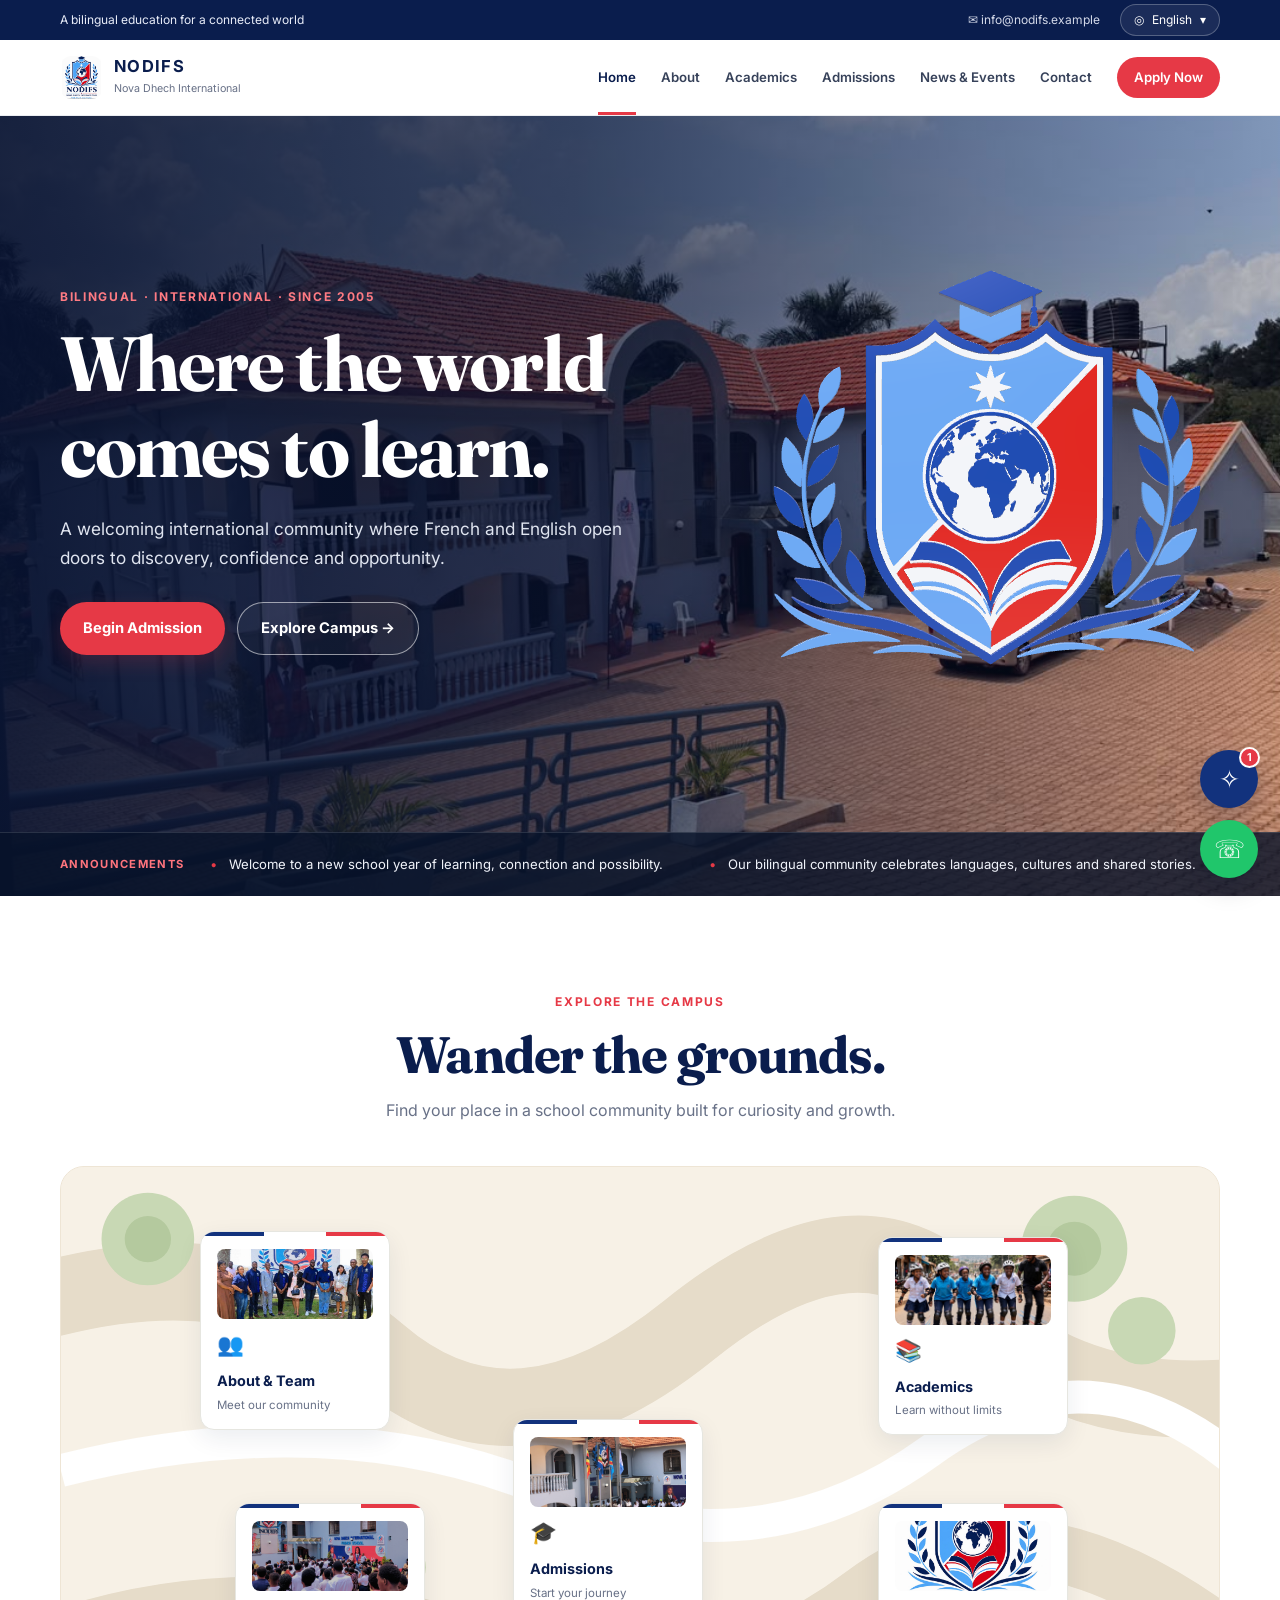
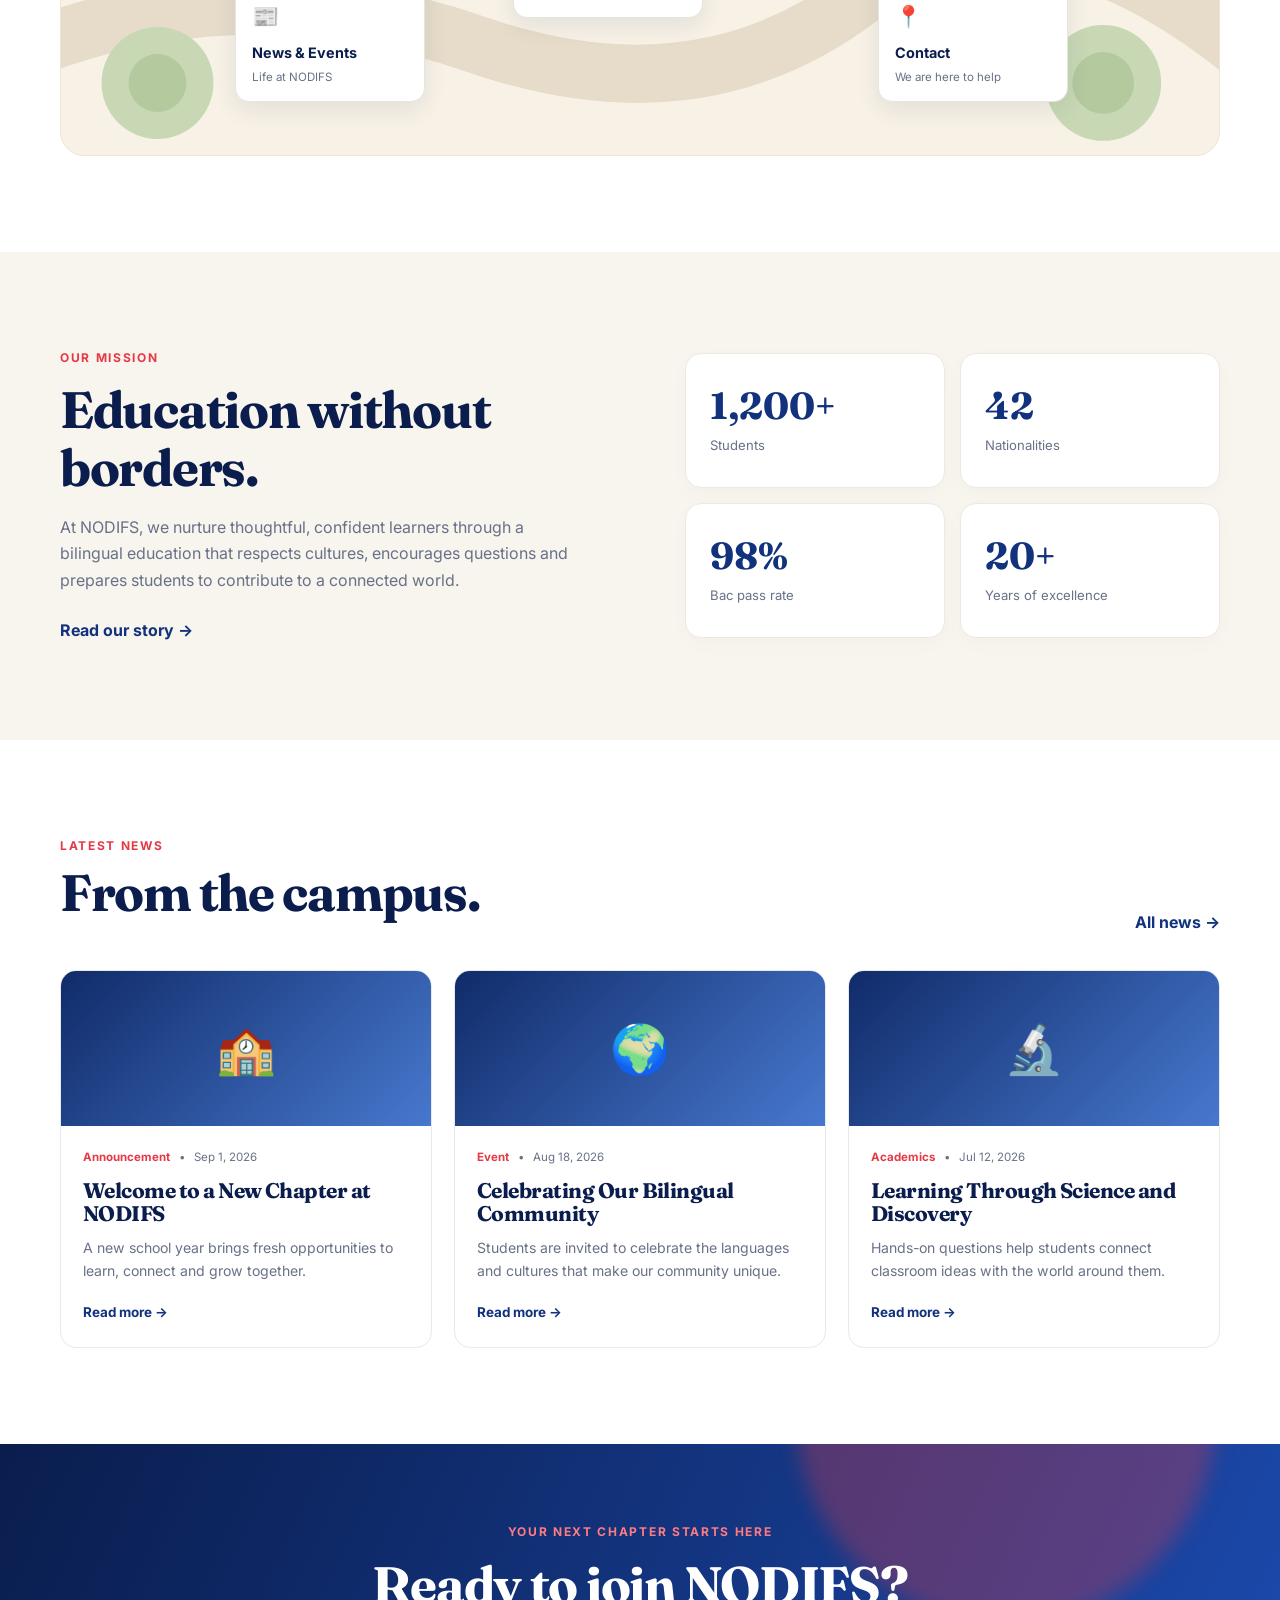
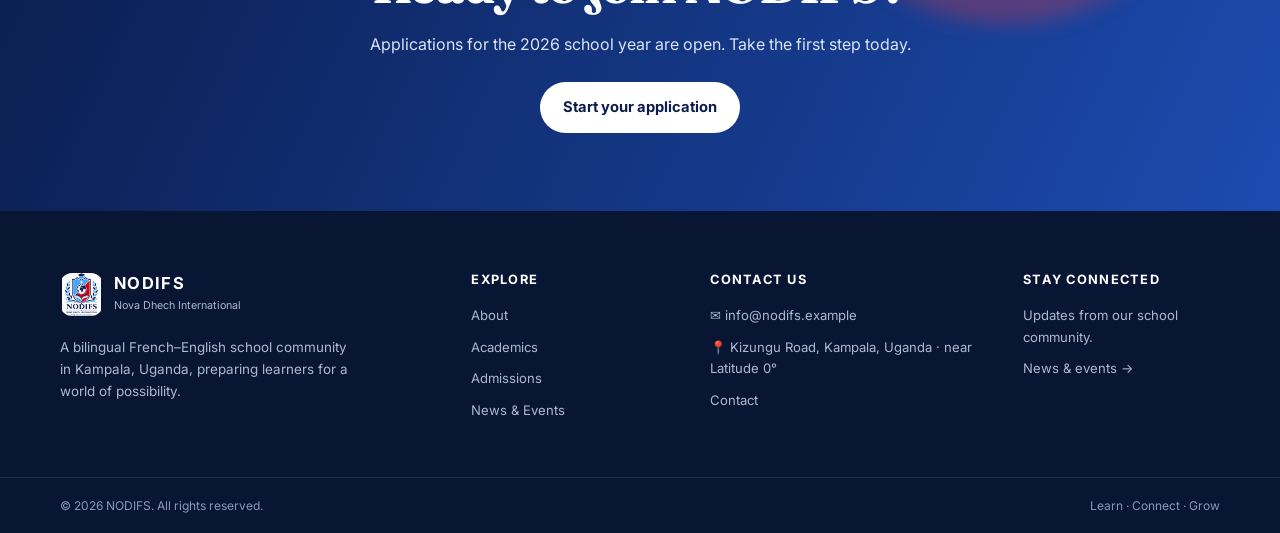
<file: index.html>
<!doctype html>
<html lang="en">
<head>
<meta charset="utf-8"><meta name="viewport" content="width=device-width,initial-scale=1">
<meta name="description" content="Nova Dhech International French School — bilingual French-English learning in Kampala, Uganda.">
<title data-i18n="home.pageTitle">NODIFS — Where the world comes to learn</title>
<link rel="preconnect" href="https://fonts.googleapis.com"><link rel="preconnect" href="https://fonts.gstatic.com" crossorigin>
<link href="https://fonts.googleapis.com/css2?family=Fraunces:opsz,wght@9..144,500;9..144,600;9..144,700&family=Inter:wght@400;500;600;700&display=swap" rel="stylesheet">
<link rel="stylesheet" href="css/style.css"><link rel="stylesheet" href="css/pages.css"><link rel="stylesheet" href="css/chat.css"><link rel="stylesheet" href="css/logo3d.css">
<script defer src="js/i18n.js"></script><script defer src="js/main.js"></script><script defer src="js/news.js"></script><script defer src="js/whatsapp.js"></script><script defer src="js/chat.js"></script><script type="module" src="js/logo3d.js"></script>
</head>
<body>
<div id="site-topbar"></div><div id="site-header"></div>
<main>
<section class="hero">
<img class="hero-art" src="images/School.JPG" alt="">
<div class="hero-crest" data-logo3d data-theme="dark" data-label="NODIFS crest"></div>
<div class="hero-content container"><p class="eyebrow" data-i18n="hero.eyebrow">Bilingual · International · Since 2005</p><h1 data-i18n="hero.title">Where the world comes to learn.</h1><p class="hero-copy" data-i18n="hero.copy">A welcoming international community where French and English open doors to discovery, confidence and opportunity.</p><div class="hero-actions"><a class="btn btn-red" href="admissions.html" data-i18n="hero.apply">Begin Admission</a><a class="btn btn-ghost" href="#campus" data-i18n="hero.explore">Explore Campus →</a></div></div>
<div class="ticker"><strong data-i18n="hero.announcements">Announcements</strong><div class="ticker-window"><div class="ticker-track" id="news-ticker"><span data-i18n="home.tickerLoading">Loading school announcements…</span></div></div></div>
</section>
<section class="section campus-section" id="campus"><div class="container"><div class="section-heading centered reveal"><p class="eyebrow" data-i18n="campus.eyebrow">Explore the Campus</p><h2 data-i18n="campus.title">Wander the grounds.</h2><p data-i18n="campus.copy">Find your place in a school community built for curiosity and growth.</p></div>
<div class="campus-map reveal"><svg class="map-art" viewBox="0 0 1200 620" preserveAspectRatio="xMidYMid slice" aria-hidden="true"><rect width="1200" height="620" fill="#f7f1e6"/><path d="M-40 150 Q190 80 330 200 T650 175 T940 150 T1250 240" stroke="#e6dcc9" stroke-width="80" fill="none"/><path d="M-20 500 Q200 420 430 500 T830 450 T1240 520" stroke="#e6dcc9" stroke-width="60" fill="none"/><path d="M0 320 Q280 250 500 340 T900 300 T1250 340" stroke="#fff" stroke-width="34" fill="none"/><g fill="#c8d8b4"><circle cx="90" cy="80" r="48"/><circle cx="190" cy="130" r="32"/><circle cx="1050" cy="90" r="55"/><circle cx="1120" cy="175" r="35"/><circle cx="100" cy="540" r="58"/><circle cx="1080" cy="540" r="60"/><circle cx="940" cy="420" r="35"/><circle cx="350" cy="420" r="28"/></g><g fill="#b4c99e"><circle cx="90" cy="80" r="24"/><circle cx="1050" cy="90" r="28"/><circle cx="100" cy="540" r="30"/><circle cx="1080" cy="540" r="32"/></g></svg>
<a class="building building-about" href="about.html">
  <img class="building-img" src="images/home-hero.jpg" alt="">
  <span>👥</span><b data-i18n="campus.about">About & Faculty</b><small data-i18n="campus.aboutSub">Meet our community</small></a>
<a class="building building-academics" href="academics.html">
  <img class="building-img" src="images/campus-academics.jpg" alt="">
  <span>📚</span><b data-i18n="campus.academics">Academics</b><small data-i18n="campus.academicsSub">Learn without limits</small></a>
<a class="building building-admissions" href="admissions.html">
  <img class="building-img" src="images/campus-admissions.jpg" alt="">
  <span>🎓</span><b data-i18n="campus.admissions">Admissions</b><small data-i18n="campus.admissionsSub">Start your journey</small></a>
<a class="building building-news" href="news.html">
  <img class="building-img" src="images/campus-news.jpg" alt="">
  <span>📰</span><b data-i18n="campus.news">News & Events</b><small data-i18n="campus.newsSub">Life at NODIFS</small></a>
<a class="building building-contact" href="contact.html">
  <img class="building-img" src="images/campus-contact.jpg" alt="">
  <span>📍</span><b data-i18n="campus.contact">Contact</b><small data-i18n="campus.contactSub">We are here to help</small></a>
</div></div></section>
<section class="section mission-section"><div class="container mission-grid"><div class="mission-copy reveal"><p class="eyebrow" data-i18n="mission.eyebrow">Our Mission</p><h2 data-i18n="mission.title">Education without borders.</h2><p data-i18n="mission.copy">At NODIFS, we nurture thoughtful, confident learners through a bilingual education that respects cultures, encourages questions and prepares students to contribute to a connected world.</p><a class="text-link" href="about.html" data-i18n="mission.link">Read our story →</a></div><div class="stats-grid"><div class="stat-card reveal"><strong>1,200+</strong><span data-i18n="stat.students">Students</span></div><div class="stat-card reveal"><strong>42</strong><span data-i18n="stat.nationalities">Nationalities</span></div><div class="stat-card reveal"><strong>98%</strong><span data-i18n="stat.pass">Bac pass rate</span></div><div class="stat-card reveal"><strong>20+</strong><span data-i18n="stat.years">Years of excellence</span></div></div></div></section>
<section class="section news-preview"><div class="container"><div class="section-title-row"><div><p class="eyebrow" data-i18n="news.eyebrow">Latest News</p><h2 data-i18n="news.title">From the campus.</h2></div><a class="text-link" href="news.html" data-i18n="news.all">All news →</a></div><div class="news-grid" id="home-news"><p class="quiet-note" data-i18n="home.newsLoading">Loading latest news…</p></div></div></section>
<section class="cta-band"><div class="container cta-inner"><p class="eyebrow" data-i18n="cta.eyebrow">Your next chapter starts here</p><h2 data-i18n="cta.title">Ready to join NODIFS?</h2><p data-i18n="cta.copy">Applications for the 2026 school year are open. Take the first step today.</p><a class="btn btn-white" href="admissions.html" data-i18n="cta.button">Start your application</a></div></section>
</main><div id="site-footer"></div>
</body></html>
</file>
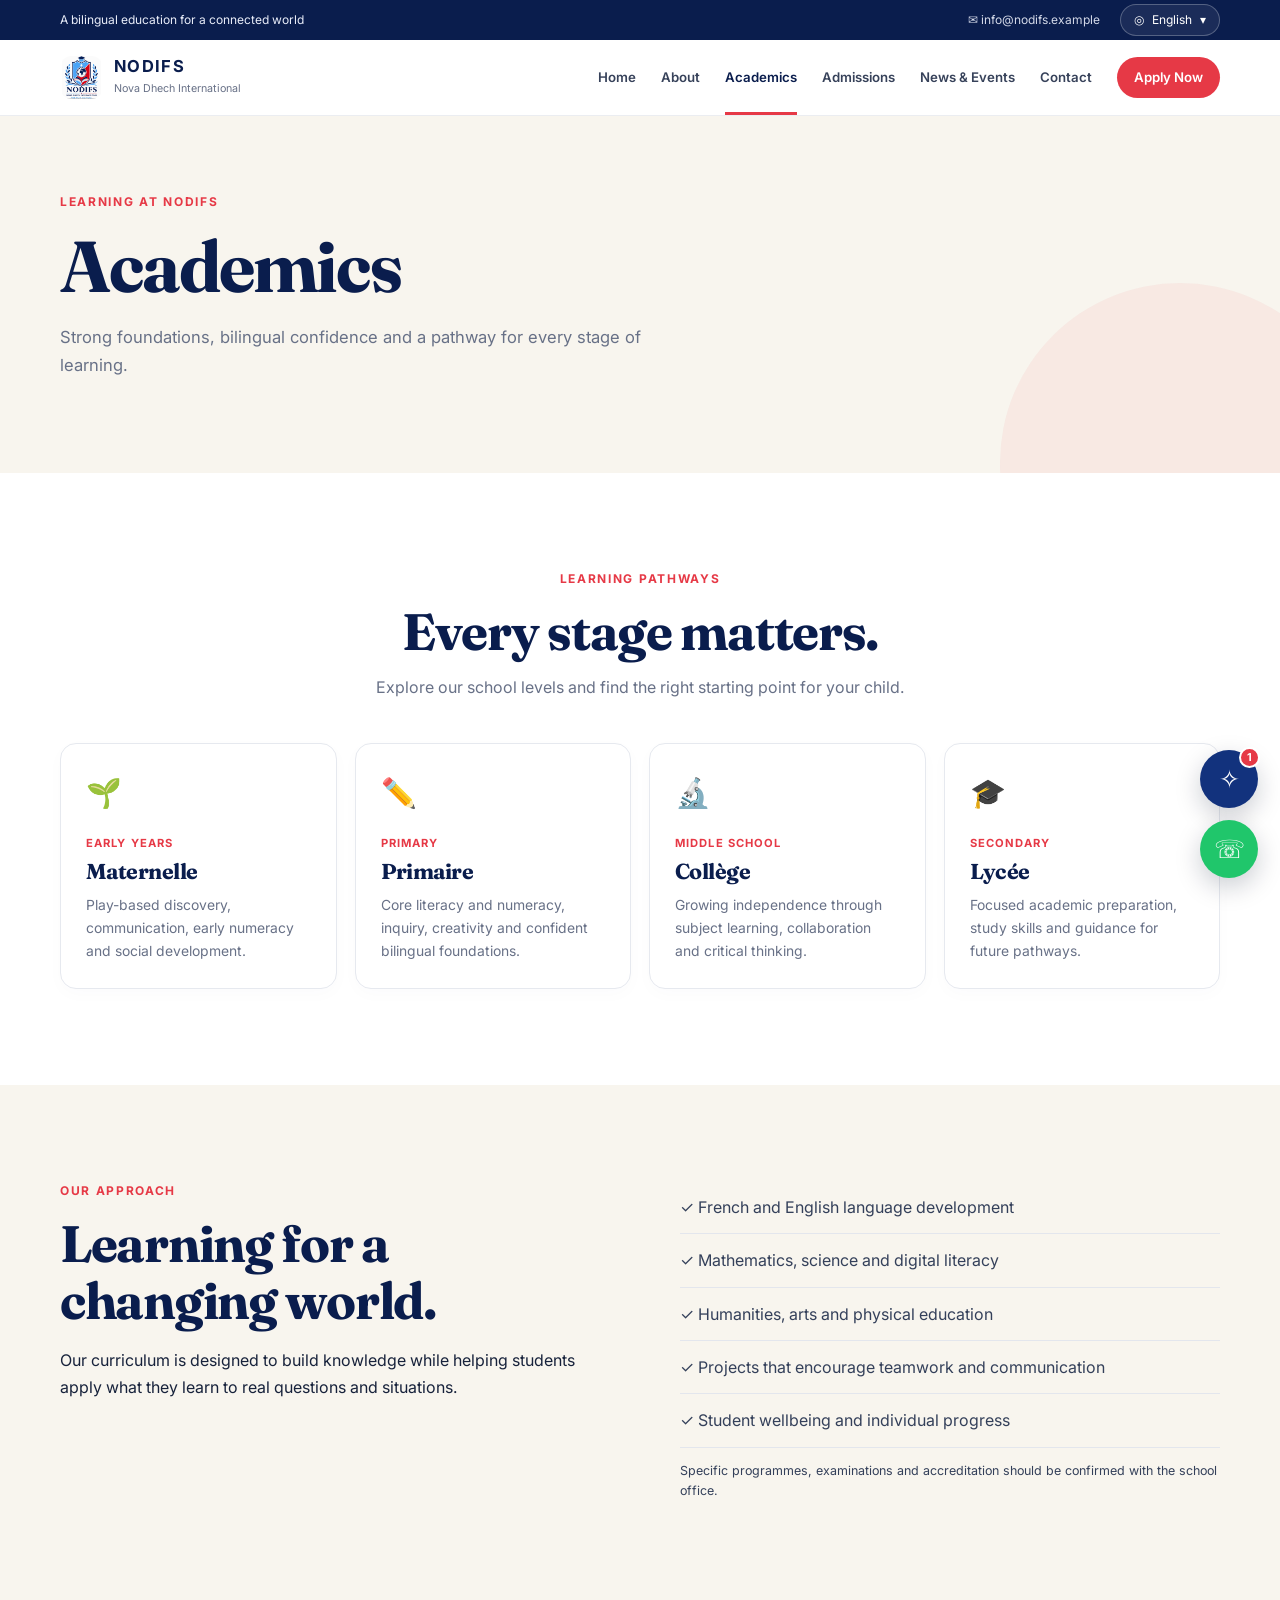
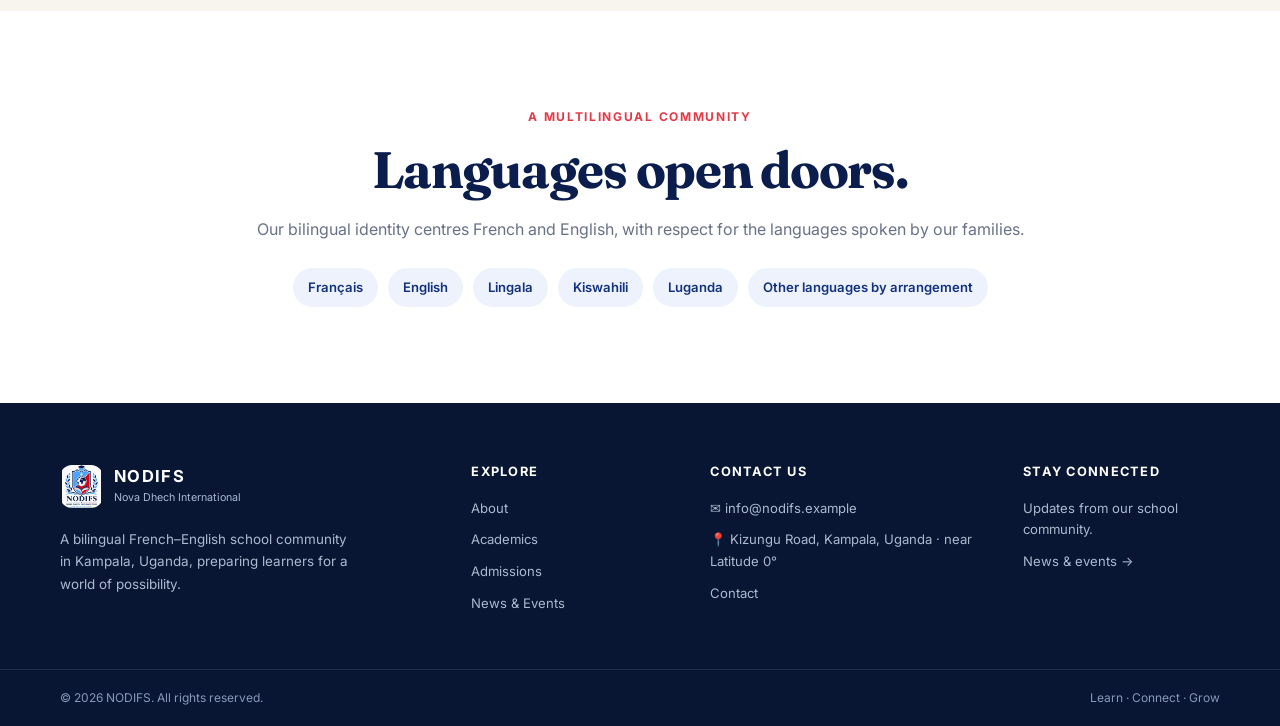
<file: academics.html>
<!doctype html><html lang="en"><head><meta charset="utf-8"><meta name="viewport" content="width=device-width,initial-scale=1">
<link rel="preconnect" href="https://fonts.googleapis.com"><link rel="preconnect" href="https://fonts.gstatic.com" crossorigin>
<link href="https://fonts.googleapis.com/css2?family=Fraunces:opsz,wght@9..144,500;9..144,600;9..144,700&family=Inter:wght@400;500;600;700&display=swap" rel="stylesheet">
<link rel="stylesheet" href="css/style.css"><link rel="stylesheet" href="css/pages.css"><link rel="stylesheet" href="css/chat.css">
<script defer src="js/i18n.js"></script><script defer src="js/main.js"></script><script defer src="js/news.js"></script><script defer src="js/whatsapp.js"></script><script defer src="js/chat.js"></script><title data-i18n="acad.pageTitle">Academics — NODIFS</title></head><body><div id="site-topbar"></div><div id="site-header"></div><main>
<section class="page-hero"><div class="container"><p class="eyebrow" data-i18n="acad.eyebrow">Learning at NODIFS</p><h1 data-i18n="nav.academics">Academics</h1><p data-i18n="acad.lead">Strong foundations, bilingual confidence and a pathway for every stage of learning.</p></div></section>
<section class="section"><div class="container"><div class="section-heading centered"><p class="eyebrow" data-i18n="acad.pathEyebrow">Learning pathways</p><h2 data-i18n="acad.pathTitle">Every stage matters.</h2><p data-i18n="acad.pathLead">Explore our school levels and find the right starting point for your child.</p></div><div class="program-grid">
<article class="program-card"><span>🌱</span><p class="program-level" data-i18n="acad.lvl1">Early years</p><h3>Maternelle</h3><p data-i18n="acad.d1">Play-based discovery, communication, early numeracy and social development.</p></article><article class="program-card"><span>✏️</span><p class="program-level" data-i18n="acad.lvl2">Primary</p><h3>Primaire</h3><p data-i18n="acad.d2">Core literacy and numeracy, inquiry, creativity and confident bilingual foundations.</p></article><article class="program-card"><span>🔬</span><p class="program-level" data-i18n="acad.lvl3">Middle school</p><h3>Collège</h3><p data-i18n="acad.d3">Growing independence through subject learning, collaboration and critical thinking.</p></article><article class="program-card"><span>🎓</span><p class="program-level" data-i18n="acad.lvl4">Secondary</p><h3>Lycée</h3><p data-i18n="acad.d4">Focused academic preparation, study skills and guidance for future pathways.</p></article>
</div></div></section>
<section class="section soft-section"><div class="container split-content"><div><p class="eyebrow" data-i18n="acad.approachEyebrow">Our approach</p><h2 data-i18n="acad.approachTitle">Learning for a changing world.</h2><p data-i18n="acad.approachCopy">Our curriculum is designed to build knowledge while helping students apply what they learn to real questions and situations.</p></div><div class="checklist"><p data-i18n="acad.c1">✓ French and English language development</p><p data-i18n="acad.c2">✓ Mathematics, science and digital literacy</p><p data-i18n="acad.c3">✓ Humanities, arts and physical education</p><p data-i18n="acad.c4">✓ Projects that encourage teamwork and communication</p><p data-i18n="acad.c5">✓ Student wellbeing and individual progress</p><p class="small-note" data-i18n="acad.note">Specific programmes, examinations and accreditation should be confirmed with the school office.</p></div></div></section>
<section class="section"><div class="container language-offer"><p class="eyebrow" data-i18n="acad.langEyebrow">A multilingual community</p><h2 data-i18n="acad.langTitle">Languages open doors.</h2><p data-i18n="acad.langCopy">Our bilingual identity centres French and English, with respect for the languages spoken by our families.</p><div class="language-chips"><span>Français</span><span>English</span><span>Lingala</span><span>Kiswahili</span><span>Luganda</span><span data-i18n="acad.langOther">Other languages by arrangement</span></div></div></section></main><div id="site-footer"></div></body></html>
</file>
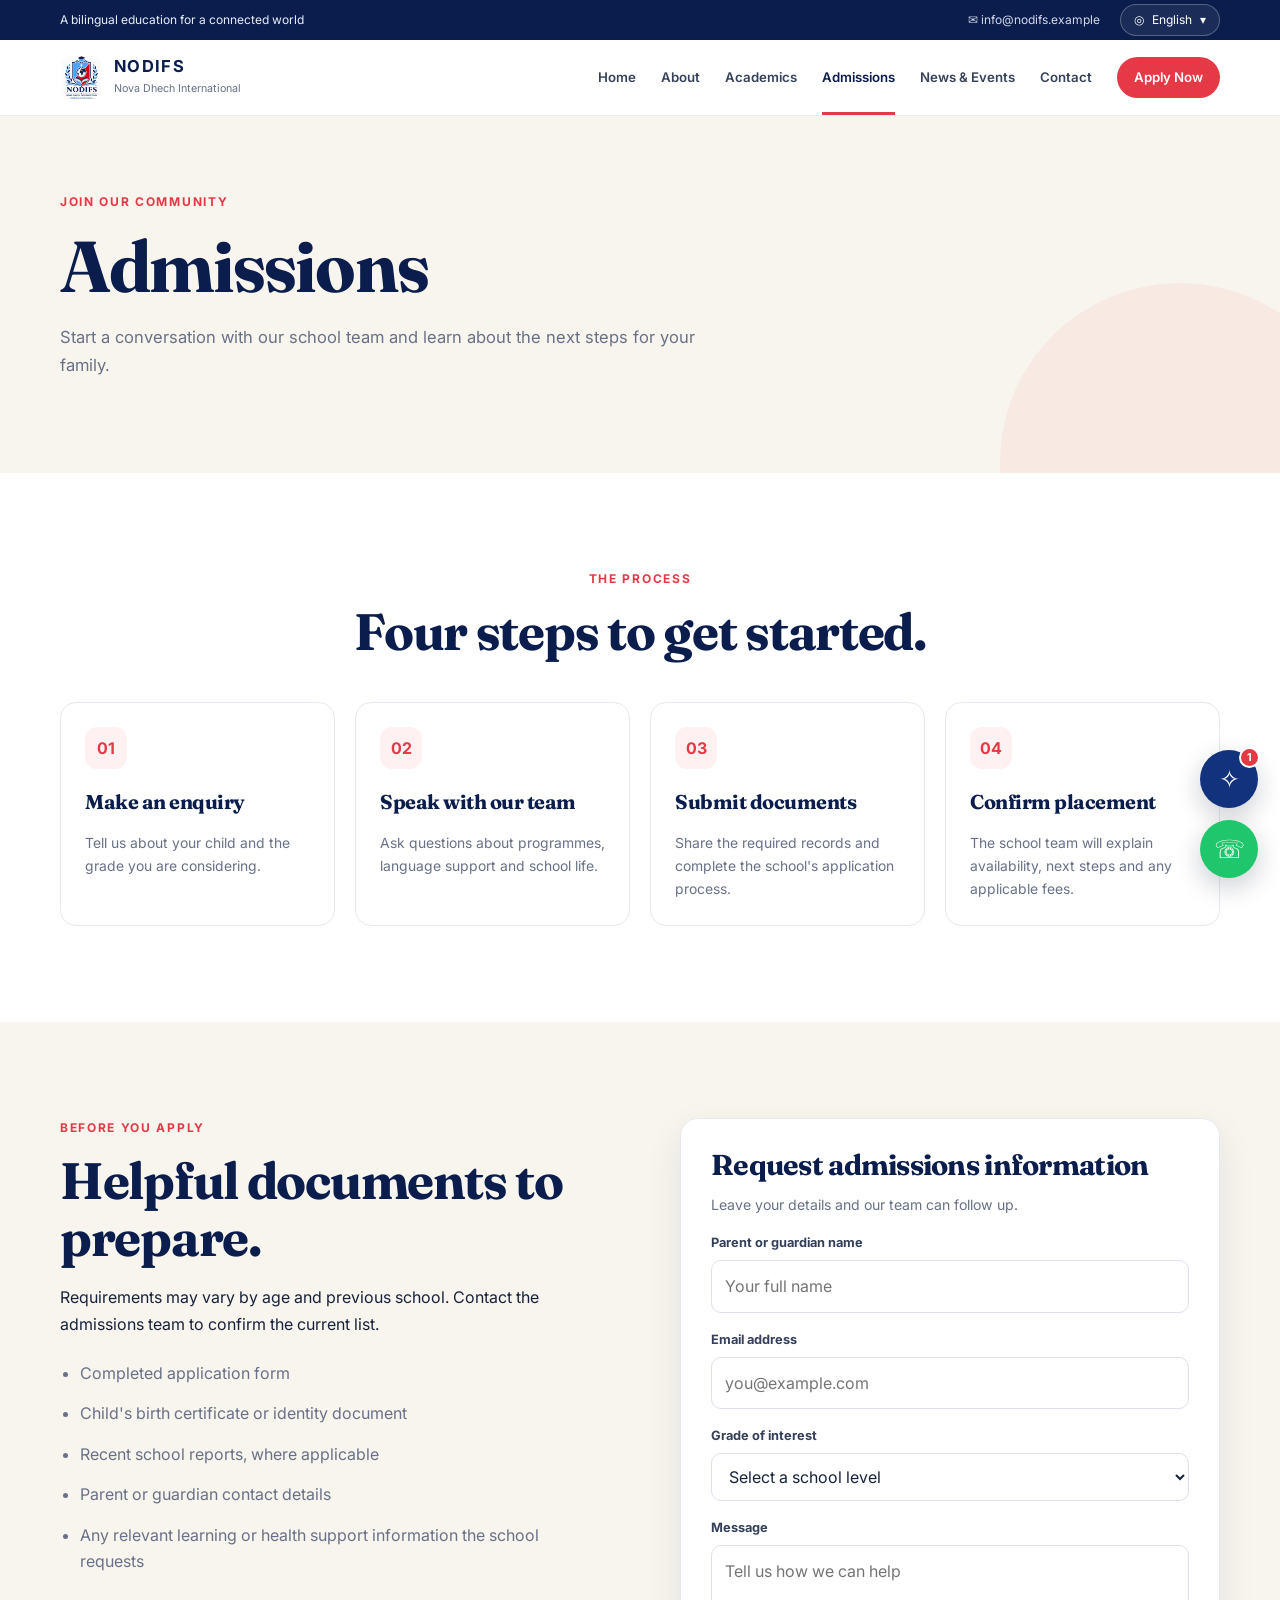
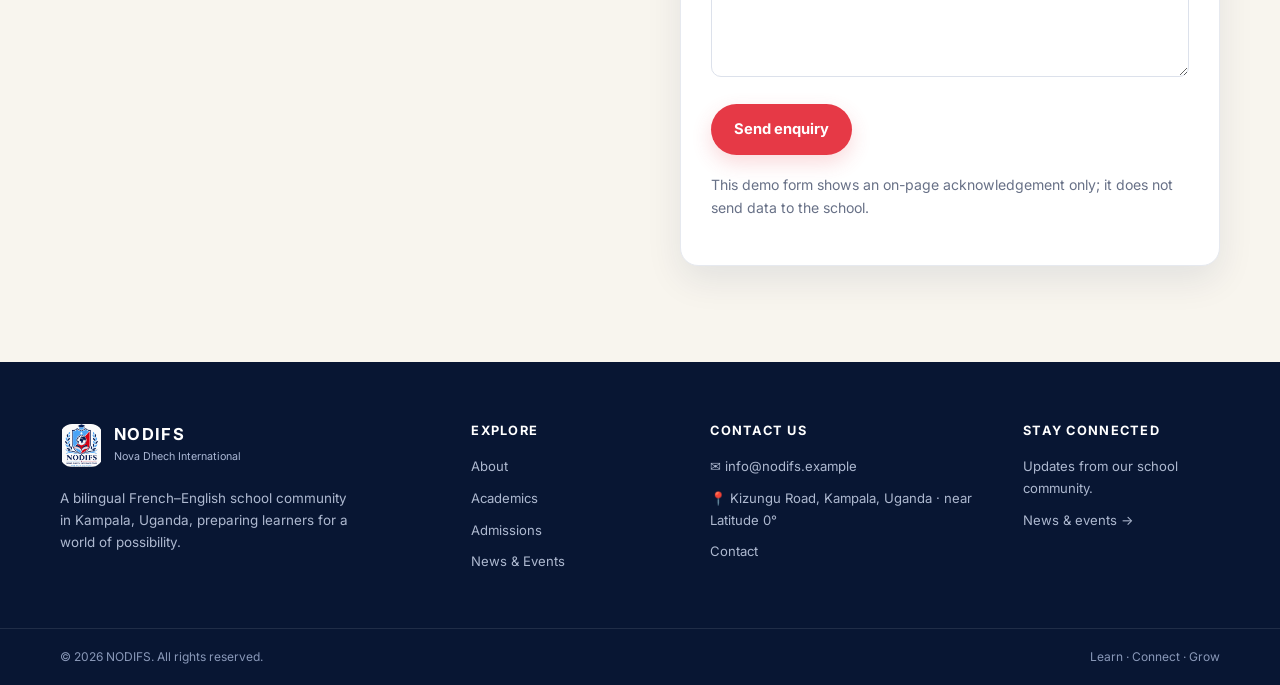
<file: admissions.html>
<!doctype html><html lang="en"><head><meta charset="utf-8"><meta name="viewport" content="width=device-width,initial-scale=1">
<link rel="preconnect" href="https://fonts.googleapis.com"><link rel="preconnect" href="https://fonts.gstatic.com" crossorigin>
<link href="https://fonts.googleapis.com/css2?family=Fraunces:opsz,wght@9..144,500;9..144,600;9..144,700&family=Inter:wght@400;500;600;700&display=swap" rel="stylesheet">
<link rel="stylesheet" href="css/style.css"><link rel="stylesheet" href="css/pages.css"><link rel="stylesheet" href="css/chat.css">
<script defer src="js/i18n.js"></script><script defer src="js/main.js"></script><script defer src="js/news.js"></script><script defer src="js/whatsapp.js"></script><script defer src="js/chat.js"></script><title data-i18n="adm.pageTitle">Admissions — NODIFS</title></head><body><div id="site-topbar"></div><div id="site-header"></div><main>
<section class="page-hero"><div class="container"><p class="eyebrow" data-i18n="adm.eyebrow">Join our community</p><h1 data-i18n="nav.admissions">Admissions</h1><p data-i18n="adm.lead">Start a conversation with our school team and learn about the next steps for your family.</p></div></section>
<section class="section"><div class="container"><div class="section-heading centered"><p class="eyebrow" data-i18n="adm.procEyebrow">The process</p><h2 data-i18n="adm.procTitle">Four steps to get started.</h2></div><div class="steps-grid"><article><span>01</span><h3 data-i18n="adm.s1t">Make an enquiry</h3><p data-i18n="adm.s1d">Tell us about your child and the grade you are considering.</p></article><article><span>02</span><h3 data-i18n="adm.s2t">Speak with our team</h3><p data-i18n="adm.s2d">Ask questions about programmes, language support and school life.</p></article><article><span>03</span><h3 data-i18n="adm.s3t">Submit documents</h3><p data-i18n="adm.s3d">Share the required records and complete the school's application process.</p></article><article><span>04</span><h3 data-i18n="adm.s4t">Confirm placement</h3><p data-i18n="adm.s4d">The school team will explain availability, next steps and any applicable fees.</p></article></div></div></section>
<section class="section soft-section"><div class="container split-content"><div><p class="eyebrow" data-i18n="adm.prepEyebrow">Before you apply</p><h2 data-i18n="adm.prepTitle">Helpful documents to prepare.</h2><p data-i18n="adm.prepCopy">Requirements may vary by age and previous school. Contact the admissions team to confirm the current list.</p><ul class="requirements"><li data-i18n="adm.r1">Completed application form</li><li data-i18n="adm.r2">Child's birth certificate or identity document</li><li data-i18n="adm.r3">Recent school reports, where applicable</li><li data-i18n="adm.r4">Parent or guardian contact details</li><li data-i18n="adm.r5">Any relevant learning or health support information the school requests</li></ul></div>
<form class="form-card" id="admissions-form"><h2 data-i18n="adm.formTitle">Request admissions information</h2><p data-i18n="adm.formLead">Leave your details and our team can follow up.</p><label for="ad-name" data-i18n="adm.fName">Parent or guardian name</label><input id="ad-name" name="name" required data-i18n-placeholder="adm.phName" placeholder="Your full name"><label for="ad-email" data-i18n="adm.fEmail">Email address</label><input id="ad-email" name="email" type="email" required placeholder="you@example.com"><label for="ad-grade" data-i18n="adm.fGrade">Grade of interest</label><select id="ad-grade" name="grade" required><option value="" data-i18n="adm.optSelect">Select a school level</option><option>Maternelle</option><option>Primaire</option><option>Collège</option><option>Lycée</option></select><label for="ad-message" data-i18n="adm.fMessage">Message</label><textarea id="ad-message" name="message" rows="4" data-i18n-placeholder="adm.phMessage" placeholder="Tell us how we can help"></textarea><button class="btn btn-red" type="submit" data-i18n="adm.send">Send enquiry</button><p class="form-status" aria-live="polite"></p><p class="small-note" data-i18n="adm.demoNote">This demo form shows an on-page acknowledgement only; it does not send data to the school.</p></form></div></section></main><div id="site-footer"></div></body></html>
</file>
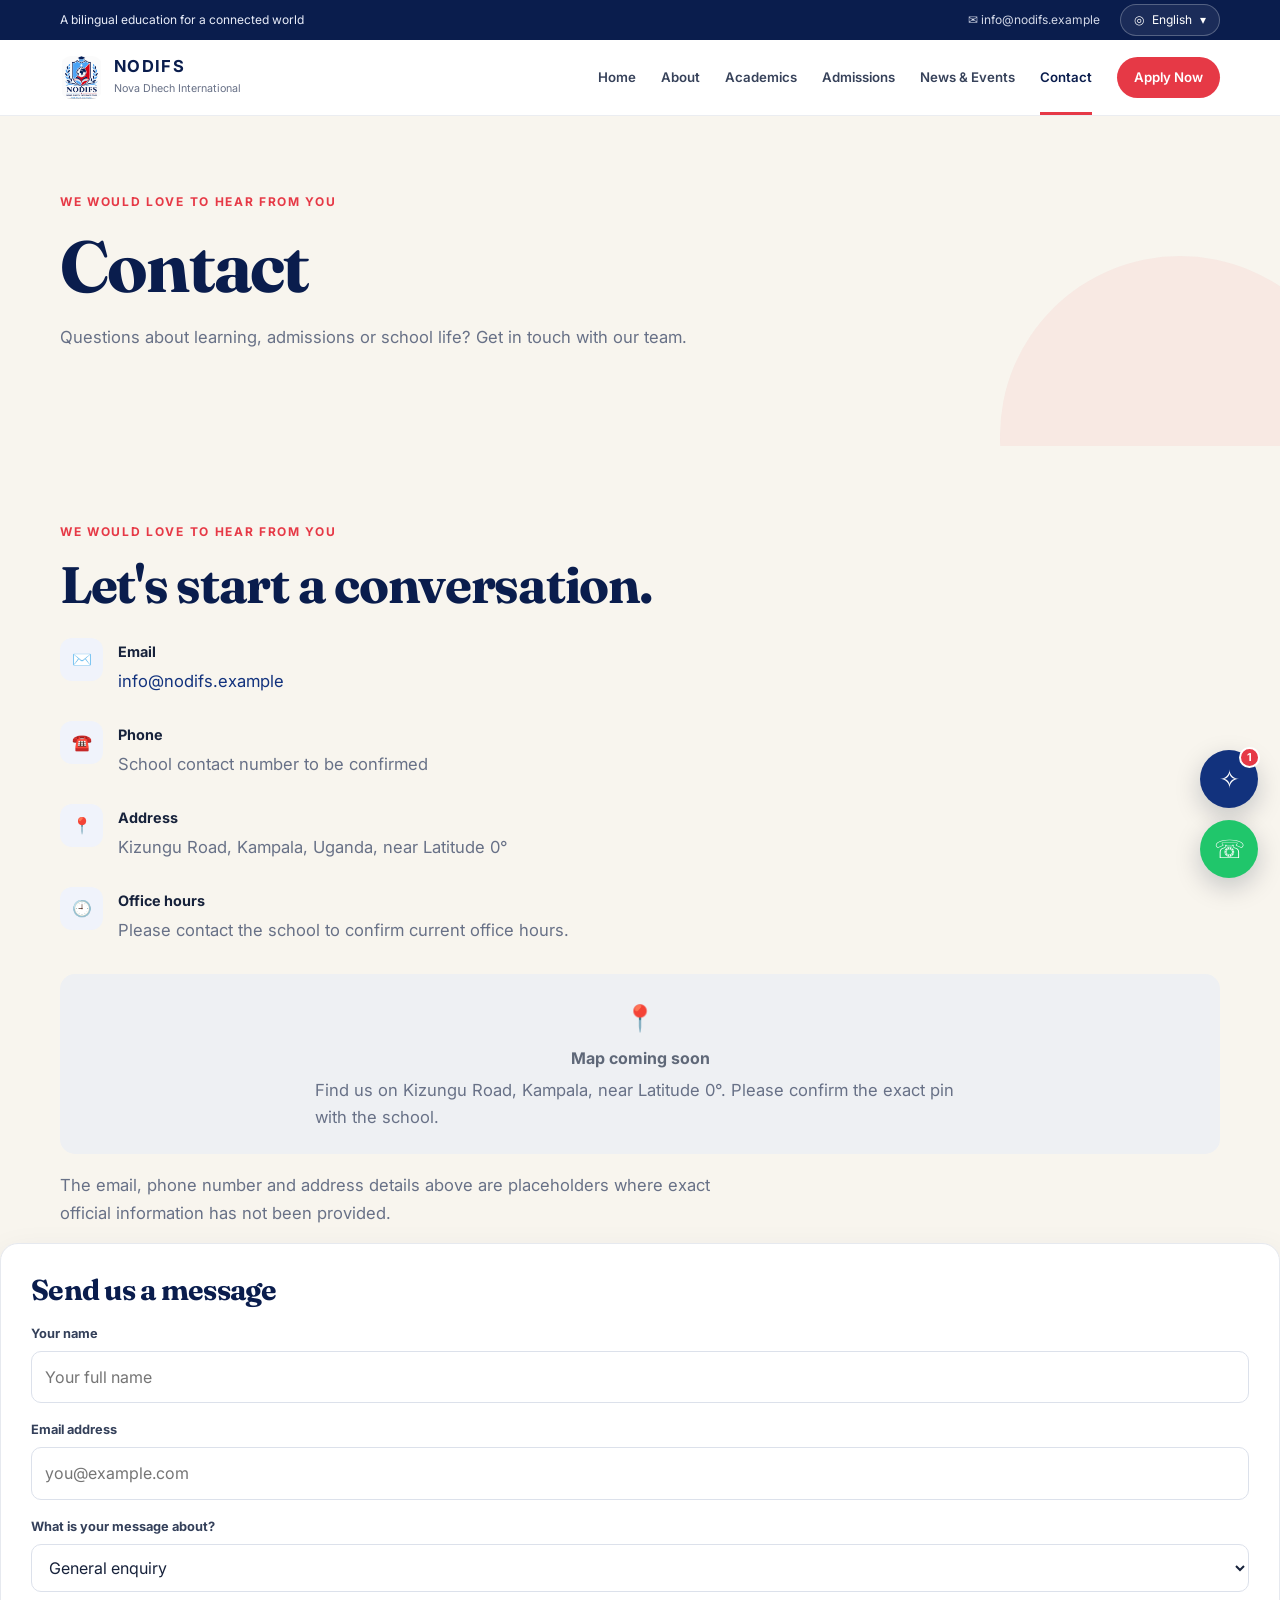
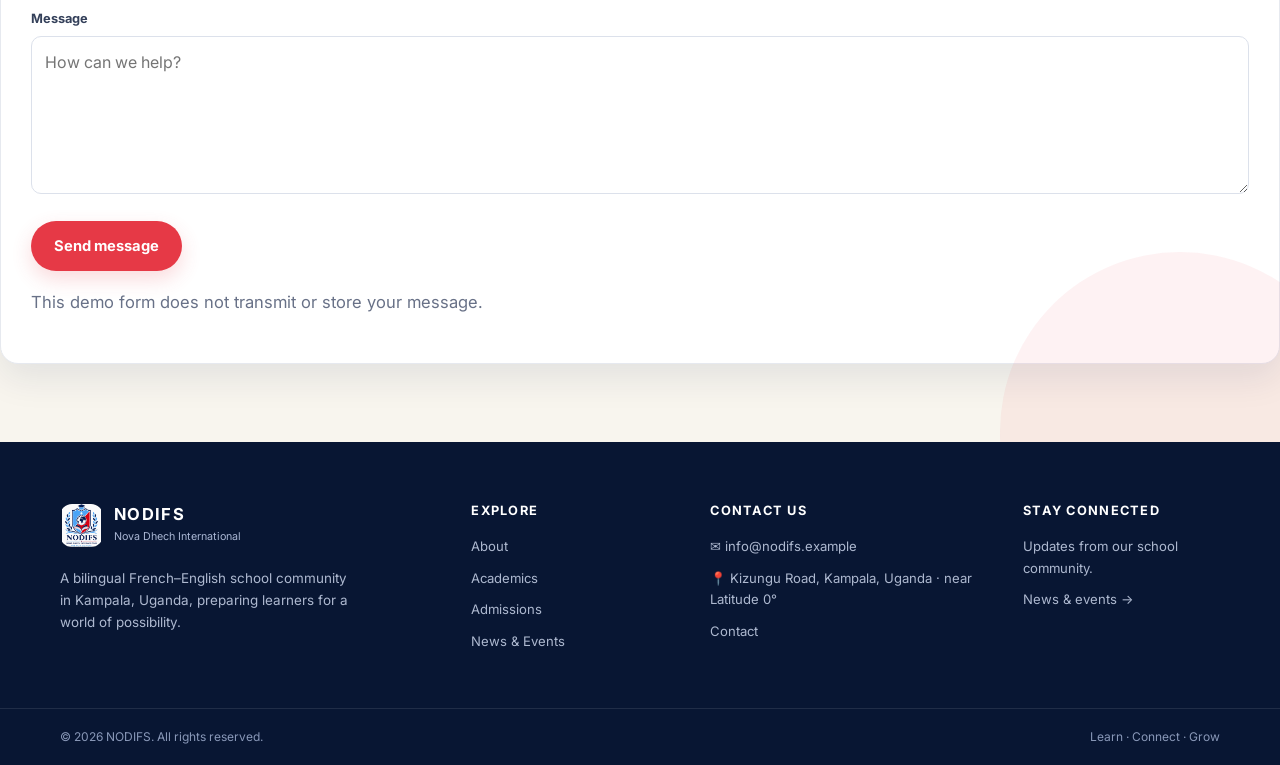
<file: contact.html>
<!doctype html><html lang="en"><head><meta charset="utf-8"><meta name="viewport" content="width=device-width,initial-scale=1">
<link rel="preconnect" href="https://fonts.googleapis.com"><link rel="preconnect" href="https://fonts.gstatic.com" crossorigin>
<link href="https://fonts.googleapis.com/css2?family=Fraunces:opsz,wght@9..144,500;9..144,600;9..144,700&family=Inter:wght@400;500;600;700&display=swap" rel="stylesheet">
<link rel="stylesheet" href="css/style.css"><link rel="stylesheet" href="css/pages.css"><link rel="stylesheet" href="css/chat.css">
<script defer src="js/i18n.js"></script><script defer src="js/main.js"></script><script defer src="js/news.js"></script><script defer src="js/whatsapp.js"></script><script defer src="js/chat.js"></script><title data-i18n="con.pageTitle">Contact — NODIFS</title></head><body><div id="site-topbar"></div><div id="site-header"></div><main>
<section class="page-hero"><div class="container"><p class="eyebrow" data-i18n="con.eyebrow">We would love to hear from you</p><h1 data-i18n="nav.contact">Contact</h1><p data-i18n="con.lead">Questions about learning, admissions or school life? Get in touch with our team.</p></div></section>
<section class="page-hero"><div class="container"><p class="eyebrow" data-i18n="con.eyebrow">Contact details</p><h2 data-i18n="con.detTitle">Let's start a conversation.</h2><div class="contact-detail"><span>✉️</span><div><b data-i18n="con.email">Email</b><p><a href="mailto:info@nodifs.example">info@nodifs.example</a></p></div></div><div class="contact-detail"><span>☎️</span><div><b data-i18n="con.phone">Phone</b><p data-i18n="con.phoneVal">School contact number to be confirmed</p></div></div><div class="contact-detail"><span>📍</span><div><b data-i18n="con.address">Address</b><p data-i18n="con.addressVal">Kizungu Road, Kampala, Uganda, near Latitude 0°</p></div></div><div class="contact-detail"><span>🕘</span><div><b data-i18n="con.hours">Office hours</b><p data-i18n="con.hoursVal">Please contact the school to confirm current office hours.</p></div></div><div class="map-placeholder"><span>📍</span><b data-i18n="con.mapTitle">Map coming soon</b><p data-i18n="con.mapCopy">Find us on Kizungu Road, Kampala, near Latitude 0°. Please confirm the exact pin with the school.</p></div><p class="small-note" data-i18n="con.placeholderNote">The email, phone number and address details above are placeholders where exact official information has not been provided.</p></div>
<form class="form-card" id="contact-form"><h2 data-i18n="con.formTitle">Send us a message</h2><label for="co-name" data-i18n="con.fName">Your name</label><input id="co-name" name="name" required data-i18n-placeholder="adm.phName" placeholder="Your full name"><label for="co-email" data-i18n="adm.fEmail">Email address</label><input id="co-email" name="email" type="email" required placeholder="you@example.com"><label for="co-topic" data-i18n="con.fTopic">What is your message about?</label><select id="co-topic" name="topic"><option data-i18n="con.t1">General enquiry</option><option data-i18n="nav.admissions">Admissions</option><option data-i18n="nav.academics">Academics</option><option data-i18n="con.t4">School events</option></select><label for="co-message" data-i18n="adm.fMessage">Message</label><textarea id="co-message" name="message" rows="5" required data-i18n-placeholder="con.phMessage" placeholder="How can we help?"></textarea><button class="btn btn-red" type="submit" data-i18n="con.send">Send message</button><p class="form-status" aria-live="polite"></p><p class="small-note" data-i18n="con.demoNote">This demo form does not transmit or store your message.</p></form></div></section></main><div id="site-footer"></div></body></html>
</file>
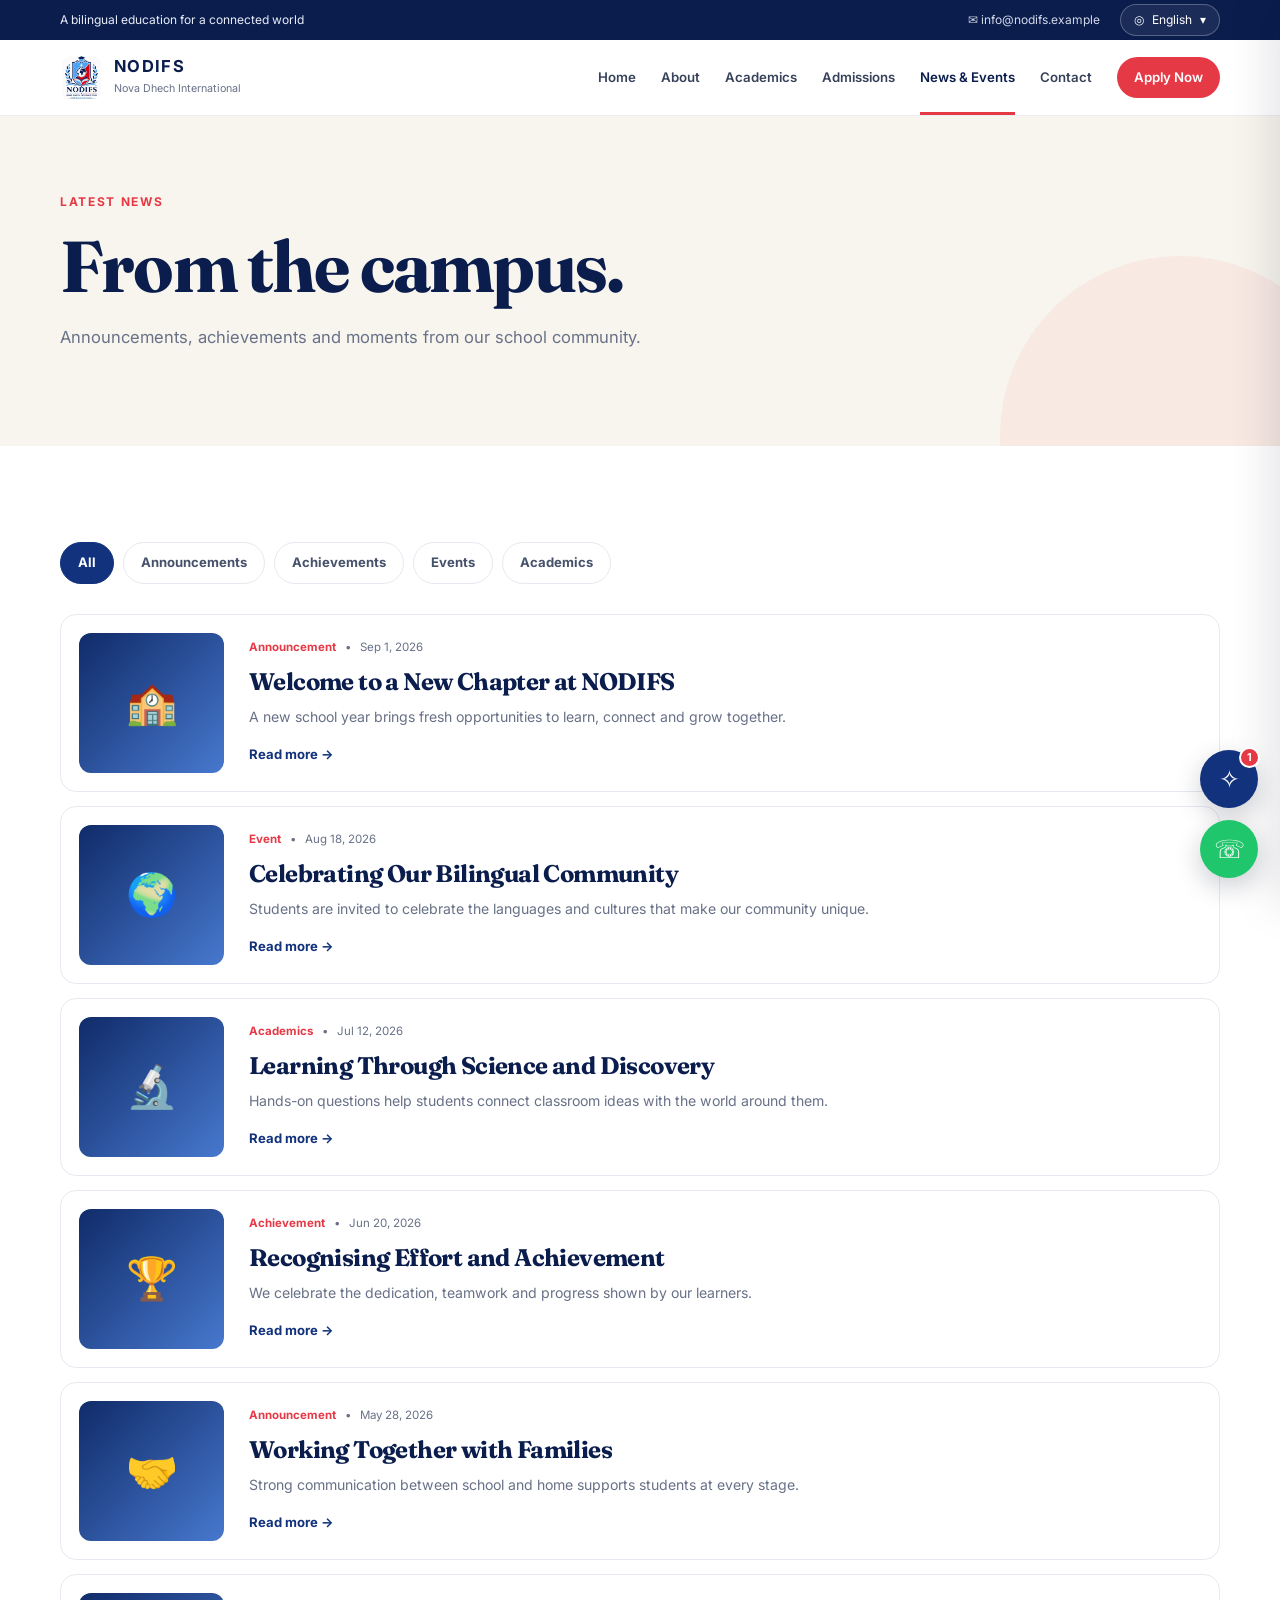
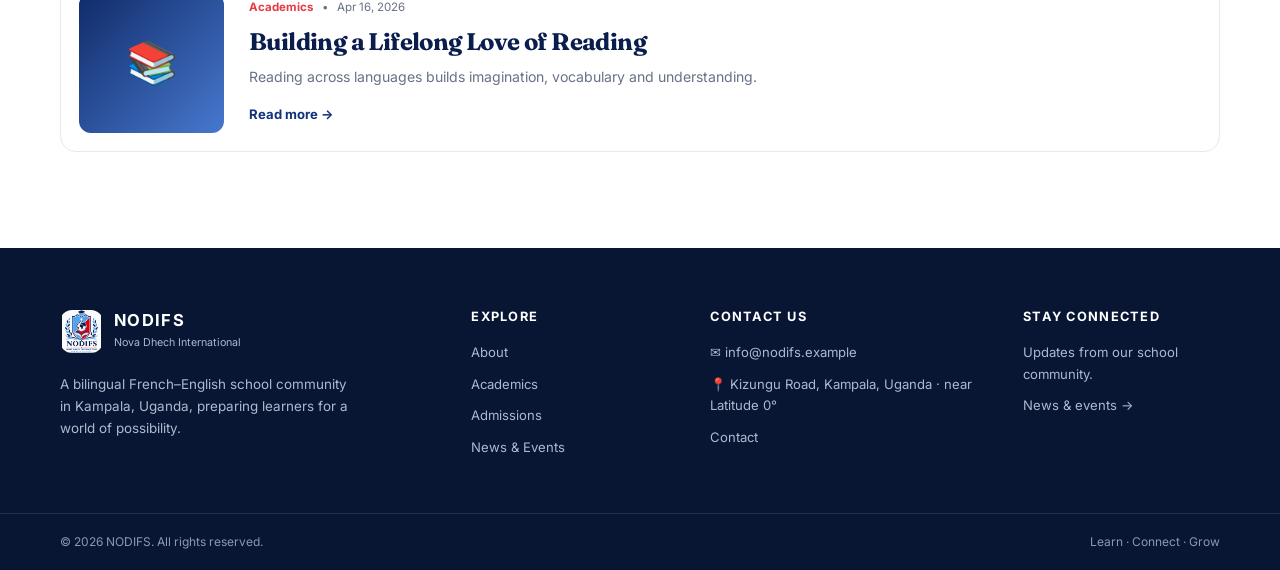
<file: news.html>
<!doctype html><html lang="en"><head><meta charset="utf-8"><meta name="viewport" content="width=device-width,initial-scale=1">
<link rel="preconnect" href="https://fonts.googleapis.com"><link rel="preconnect" href="https://fonts.gstatic.com" crossorigin>
<link href="https://fonts.googleapis.com/css2?family=Fraunces:opsz,wght@9..144,500;9..144,600;9..144,700&family=Inter:wght@400;500;600;700&display=swap" rel="stylesheet">
<link rel="stylesheet" href="css/style.css"><link rel="stylesheet" href="css/pages.css"><link rel="stylesheet" href="css/chat.css">
<script defer src="js/i18n.js"></script><script defer src="js/main.js"></script><script defer src="js/news.js"></script><script defer src="js/whatsapp.js"></script><script defer src="js/chat.js"></script><title data-i18n="np.pageTitle">News & Events — NODIFS</title></head><body><div id="site-topbar"></div><div id="site-header"></div><main>
<section class="page-hero"><div class="container"><p class="eyebrow" data-i18n="news.eyebrow">Latest News</p><h1 data-i18n="news.title">From the campus.</h1><p data-i18n="np.lead">Announcements, achievements and moments from our school community.</p></div></section>
<section class="section"><div class="container"><div class="filter-row" id="news-filters" aria-label="Filter news" data-i18n-aria="np.filter"><button class="filter-chip active" data-filter="All" data-i18n="np.all">All</button><button class="filter-chip" data-filter="Announcement" data-i18n="hero.announcements">Announcements</button><button class="filter-chip" data-filter="Achievement" data-i18n="np.ach">Achievements</button><button class="filter-chip" data-filter="Event" data-i18n="np.events">Events</button><button class="filter-chip" data-filter="Academics" data-i18n="nav.academics">Academics</button></div><div class="news-list" id="news-list"><p class="quiet-note" data-i18n="np.loading">Loading news and events…</p></div></div></section>
</main><div id="site-footer"></div><div class="article-backdrop" id="article-backdrop"></div><aside class="article-panel" id="article-panel" aria-hidden="true" aria-label="News article" data-i18n-aria="np.panel"><button class="article-close" id="article-close" aria-label="Close article" data-i18n-aria="np.close">×</button><div id="article-content"></div></aside></body></html>
</file>
<file: css/style.css>
/* NODIFS shared design system */
:root{--red:#e63946;--navy:#0a1d4d;--blue:#12327d;--bright:#1c4bb0;--cream:#f8f5ee;--ink:#17223b;--muted:#687187;--line:#e6e9ef;--white:#fff;--radius:16px;--shadow:0 14px 36px rgba(10,29,77,.09)}
*{box-sizing:border-box}html{scroll-behavior:smooth;scroll-padding-top:100px}body{margin:0;font-family:Inter,Arial,sans-serif;color:var(--ink);line-height:1.65;background:#fff}body.no-scroll{overflow:hidden}a{color:inherit;text-decoration:none}button,input,select,textarea{font:inherit}button,a{-webkit-tap-highlight-color:transparent}img,svg{max-width:100%}.container{width:min(1160px,calc(100% - 44px));margin-inline:auto}h1,h2,h3{font-family:Fraunces,Georgia,serif;line-height:1.12;letter-spacing:-.025em;margin:0 0 18px;color:var(--navy)}h1{font-size:clamp(2.8rem,6vw,5.5rem)}h2{font-size:clamp(2rem,4vw,3.25rem)}h3{font-size:1.35rem}p{margin:0 0 16px}.eyebrow{text-transform:uppercase;letter-spacing:.14em;font-size:.75rem;font-weight:700;color:var(--red);margin:0 0 14px}.btn{display:inline-flex;align-items:center;justify-content:center;gap:8px;border:0;border-radius:999px;padding:13px 23px;font-weight:700;font-size:.92rem;transition:transform .2s,background .2s,box-shadow .2s;cursor:pointer}.btn:hover{transform:translateY(-2px)}.btn-red{background:var(--red);color:#fff;box-shadow:0 8px 20px #e6394630}.btn-red:hover{background:#c92535}.btn-ghost{border:1px solid #ffffff8c;color:#fff;background:#ffffff0b}.btn-ghost:hover{background:#ffffff18}.btn-white{background:#fff;color:var(--navy)}.text-link{font-weight:700;color:var(--blue);display:inline-flex;gap:8px;align-items:center}.text-link:hover{color:var(--red)}.section{padding:96px 0}.centered{text-align:center;max-width:720px;margin:0 auto 42px}.centered>p:last-child{color:var(--muted)}.section-heading h2,.section-title-row h2{margin-bottom:14px}.section-title-row{display:flex;align-items:end;justify-content:space-between;gap:24px;margin-bottom:34px}.section-title-row .eyebrow{margin-bottom:9px}.quiet-note,.small-note{color:var(--muted);font-size:.86rem}.small-note{font-size:.78rem;margin-top:18px}.topbar{height:40px;background:var(--navy);color:#e9edf9;font-size:.75rem}.topbar-inner{height:100%;display:flex;align-items:center;justify-content:space-between;gap:20px}.topbar-right{display:flex;align-items:center;gap:20px}.topbar a{opacity:.9}.topbar a:hover{opacity:1;color:#fff}.language{position:relative}.language-toggle{border:1px solid #ffffff40;background:#ffffff12;color:#fff;display:flex;align-items:center;gap:8px;cursor:pointer;padding:5px 13px;border-radius:999px;font-size:.75rem;transition:background .2s,border-color .2s}.language-toggle:hover{background:#ffffff26;border-color:#ffffff80}.language-menu{position:absolute;right:0;top:calc(100% + 9px);z-index:30;width:270px;background:#fff;color:var(--ink);border:1px solid var(--line);border-radius:14px;padding:10px;box-shadow:var(--shadow);max-height:70vh;overflow:auto;display:none}.language-menu.open{display:block}.language-group{padding:8px 8px 4px;color:var(--muted);font-size:.66rem;text-transform:uppercase;letter-spacing:.12em;font-weight:700}.language-option{display:flex;justify-content:space-between;gap:10px;width:100%;border:0;background:#fff;text-align:left;padding:8px;border-radius:8px;cursor:pointer;color:var(--ink);font-size:.82rem}.language-option span:last-child{color:var(--muted)}.language-option:hover,.language-option.selected{background:#f3f5fb;color:var(--blue)}.site-header{height:76px;background:#fff;position:sticky;top:0;z-index:25;border-bottom:1px solid #e9ebf0e0}.header-inner{height:100%;display:flex;align-items:center;justify-content:space-between;gap:28px}.brand{display:flex;align-items:center;gap:11px;flex-shrink:0}.brand-mark{width:43px;height:43px;border-radius:12px;background:var(--navy);display:grid;place-items:center;color:#fff;font-family:Fraunces,serif;font-size:1.8rem;font-weight:700;position:relative;overflow:hidden}.brand-mark:after{content:"";height:5px;position:absolute;bottom:0;left:0;right:0;background:linear-gradient(90deg,#12327d 0 33.3%,#fff 33.3% 66.6%,var(--red) 66.6%)}.brand-text strong{display:block;font-size:1.03rem;letter-spacing:.08em;color:var(--navy);line-height:1.2}.brand-text small{display:block;font-size:.67rem;color:var(--muted);margin-top:3px}.main-nav{display:flex;align-items:center;gap:25px;height:100%}.main-nav a{height:100%;display:flex;align-items:center;position:relative;font-size:.83rem;font-weight:600;color:#37425a;white-space:nowrap}.main-nav a:not(.nav-apply):after{content:"";position:absolute;bottom:0;left:0;right:0;height:3px;background:var(--red);transform:scaleX(0);transition:transform .2s}.main-nav a.active:after,.main-nav a:hover:after{transform:scaleX(1)}.main-nav a.active{color:var(--navy)}.main-nav .nav-apply{height:auto;background:var(--red);color:#fff;padding:10px 17px;border-radius:999px}.main-nav .nav-apply:hover{background:#c92535}.nav-item{position:relative;height:100%;display:flex;align-items:center}
.nav-dropdown{position:absolute;top:100%;left:0;min-width:250px;background:#fff;border:1px solid var(--line);border-top:3px solid var(--red);border-radius:0 0 10px 10px;box-shadow:0 12px 32px #0000001a;padding:.4rem 0;opacity:0;visibility:hidden;transform:translateY(8px);transition:all .22s ease;z-index:30}
.nav-item.has-dropdown:hover .nav-dropdown,.nav-item.has-dropdown:focus-within .nav-dropdown{opacity:1;visibility:visible;transform:none}
.nav-dropdown a{display:block;padding:.55rem 1.15rem;font-size:.85rem;font-weight:500;color:#444c5c;height:auto;position:static;white-space:nowrap}
.nav-dropdown a:after{display:none}
.nav-dropdown a:hover{background:#f0f9ff;color:var(--red);padding-left:1.35rem}
@media(max-width:720px){.nav-item{flex-direction:column;align-items:stretch;height:auto}.nav-dropdown{position:static;opacity:1;visibility:visible;transform:none;box-shadow:none;border:0;border-left:3px solid var(--red);margin:4px 0 6px 10px;padding:0}.nav-dropdown a{padding:10px 12px}}.hamburger{display:none;border:1px solid var(--line);background:#fff;border-radius:10px;width:43px;height:43px;color:var(--navy);font-size:1.35rem;cursor:pointer}.hero{min-height:660px;height:min(780px,calc(100vh - 116px));position:relative;overflow:hidden;background:var(--navy);color:#fff;display:flex;align-items:center}.hero-art{position:absolute;inset:0;width:100%;height:100%;max-width:none}.hero:after{content:"";position:absolute;inset:0;background:linear-gradient(90deg,#081331ed 0%,#081331b8 45%,#08133130 100%)}.hero-content{position:relative;z-index:2;padding-top:40px;padding-bottom:110px}.hero .eyebrow{color:#ff7b83}.hero h1{color:#fff;max-width:760px;margin-bottom:22px}.hero-copy{font-size:1.08rem;max-width:600px;color:#e0e5f0;margin-bottom:30px}.hero-actions{display:flex;gap:12px;flex-wrap:wrap}.ticker{position:absolute;z-index:3;bottom:0;left:0;right:0;min-height:64px;display:flex;align-items:center;gap:26px;padding:12px max(22px,calc((100vw - 1160px)/2));background:#071329c9;border-top:1px solid #ffffff20}.ticker strong{color:#ff747d;text-transform:uppercase;letter-spacing:.12em;font-size:.7rem;white-space:nowrap}.ticker-window{overflow:hidden;flex:1}.ticker-track{display:flex;align-items:center;gap:46px;white-space:nowrap;width:max-content;animation:ticker-scroll 45s linear infinite}.ticker-track:hover{animation-play-state:paused}.ticker-track span{font-size:.82rem;color:#f1f4fb}.ticker-track span:before{content:"•";color:var(--red);padding-right:12px}@keyframes ticker-scroll{from{transform:translateX(0)}to{transform:translateX(-50%)}}.campus-section{background:#fff}.campus-map{height:590px;position:relative;overflow:hidden;border-radius:24px;background:#f7f1e6;border:1px solid #eee5d5}.map-art{position:absolute;inset:0;width:100%;height:100%}.building{position:absolute;z-index:2;width:190px;min-height:115px;background:#fff;border-radius:14px;padding:17px 16px 14px;box-shadow:0 8px 25px #10244d15;border:1px solid #e6e6e0;display:flex;flex-direction:column;transition:transform .22s,box-shadow .22s,border-color .22s;overflow:hidden}.building:before{content:"";position:absolute;top:0;left:0;right:0;height:4px;background:linear-gradient(90deg,#12327d 0 33.3%,#fff 33.3% 66.6%,var(--red) 66.6%)}.building:hover{transform:translateY(-7px);box-shadow:0 18px 35px #10244d22;border-color:#e6394660}.building>span{font-size:1.35rem;margin-bottom:6px}.building b{font-size:.9rem;color:var(--navy)}.building small{font-size:.72rem;color:var(--muted);margin-top:3px}.building-about{top:11%;left:12%}.building-academics{top:12%;right:13%}.building-admissions{top:43%;left:39%}.building-news{bottom:9%;left:15%}.building-contact{bottom:9%;right:13%}.mission-section{background:var(--cream)}.mission-grid{display:grid;grid-template-columns:1fr 1fr;align-items:center;gap:90px}.mission-copy p:not(.eyebrow){color:var(--muted);max-width:510px}.mission-copy h2{max-width:500px}.mission-copy .text-link{margin-top:8px}.stats-grid{display:grid;grid-template-columns:repeat(2,1fr);gap:15px}.stat-card{background:#fff;border:1px solid #ede9e0;border-radius:16px;padding:28px 24px;min-height:135px;display:flex;flex-direction:column;justify-content:center;box-shadow:0 6px 20px #0a1d4d06}.stat-card strong{font-family:Fraunces,serif;color:var(--blue);font-size:2.35rem;line-height:1.1}.stat-card span{font-size:.82rem;color:var(--muted);margin-top:9px}.news-preview{background:#fff}.news-grid{display:grid;grid-template-columns:repeat(3,1fr);gap:22px}.news-card{border:1px solid var(--line);border-radius:16px;overflow:hidden;background:#fff;transition:transform .22s,box-shadow .22s}.news-card:hover{transform:translateY(-5px);box-shadow:var(--shadow)}.news-thumb{height:155px;background:linear-gradient(135deg,#102b69,#4778ce);display:grid;place-items:center;font-size:3rem;color:#fff}.news-card-body{padding:22px}.news-meta{font-size:.72rem;color:var(--muted);display:flex;gap:9px;align-items:center;margin-bottom:12px}.news-meta .category{color:var(--red);font-weight:700}.news-card h3{font-size:1.32rem;margin-bottom:10px}.news-card p{font-size:.88rem;color:var(--muted)}.news-card .text-link{font-size:.84rem}.cta-band{background:linear-gradient(115deg,#0a1d4d,#1c4bb0);position:relative;overflow:hidden;color:#fff;padding:78px 0;text-align:center}.cta-band:before{content:"";position:absolute;width:420px;height:420px;border-radius:50%;background:#e6394650;filter:blur(10px);top:-240px;right:5%}.cta-inner{position:relative}.cta-inner .eyebrow{color:#ff7b83}.cta-inner h2{color:#fff}.cta-inner>p:not(.eyebrow){color:#dbe3f5;margin-bottom:25px}.site-footer{background:#081633;color:#dce3f3;padding:62px 0 0}.footer-grid{display:grid;grid-template-columns:1.5fr .8fr 1.1fr .8fr;gap:42px;padding-bottom:45px}.footer-brand .brand-text strong{color:#fff}.footer-brand .brand-text small{color:#aab7d4}.footer-brand p{font-size:.84rem;color:#aeb9d0;max-width:290px;margin-top:20px}.footer-col h3{font-family:Inter,sans-serif;font-size:.8rem;text-transform:uppercase;letter-spacing:.1em;color:#fff;margin:0 0 18px}.footer-col a,.footer-col p{display:block;font-size:.82rem;color:#aeb9d0;margin:0 0 10px}.footer-col a:hover{color:#fff}.footer-bottom{border-top:1px solid #ffffff19;padding:18px 0;font-size:.75rem;color:#8998b8}.footer-bottom .container{display:flex;justify-content:space-between;gap:15px}.reveal{opacity:0;transform:translateY(18px);transition:opacity .65s ease,transform .65s ease}.reveal.visible{opacity:1;transform:none}
@media(max-width:900px){.main-nav{gap:14px}.main-nav a{font-size:.76rem}.main-nav .nav-apply{padding:9px 12px}.mission-grid{gap:40px}.footer-grid{grid-template-columns:repeat(2,1fr)}.campus-map{height:540px}.building{width:175px}.hero{min-height:620px}}
@media(max-width:720px){.container{width:min(100% - 32px,560px)}.topbar-inner{width:calc(100% - 30px)}.topbar-left{font-size:.67rem}.topbar-right{gap:10px}.topbar-email{display:none}.site-header{height:70px}.brand-mark{width:40px;height:40px}.brand-text small{font-size:.62rem}.hamburger{display:block}.main-nav{display:none;position:absolute;top:70px;left:0;right:0;height:auto;background:#fff;padding:10px 20px 20px;box-shadow:0 16px 25px #0a1d4d15;flex-direction:column;align-items:stretch;gap:0;border-top:1px solid var(--line)}.main-nav.open{display:flex}.main-nav a{height:auto;padding:13px 8px;font-size:.9rem}.main-nav a:not(.nav-apply):after{bottom:4px;right:auto;width:38px}.main-nav .nav-apply{justify-content:center;margin-top:8px}.hero{height:auto;min-height:680px;align-items:flex-start}.hero-content{padding-top:100px;padding-bottom:130px}.hero:after{background:linear-gradient(90deg,#081331e8,#081331a8)}.hero h1{font-size:clamp(2.8rem,13vw,4.4rem)}.hero-copy{font-size:.98rem}.ticker{gap:13px;align-items:flex-start;flex-direction:column;padding:13px 16px}.ticker strong{font-size:.65rem}.ticker-track{gap:25px}.ticker-track span{font-size:.76rem}.section{padding:70px 0}.campus-map{height:auto;min-height:0;padding:18px;display:grid;grid-template-columns:1fr;gap:12px}.map-art{opacity:.4}.building,.building-about,.building-academics,.building-admissions,.building-news,.building-contact{position:relative;inset:auto;width:100%;min-height:100px}.building>span{font-size:1.2rem}.mission-grid{grid-template-columns:1fr;gap:36px}.stat-card{padding:22px 17px;min-height:120px}.stat-card strong{font-size:2rem}.news-grid{grid-template-columns:1fr}.news-thumb{height:135px}.section-title-row{align-items:flex-start}.section-title-row h2{font-size:2.25rem}.footer-grid{grid-template-columns:1fr 1fr;gap:30px 22px}.footer-brand{grid-column:1/-1}.footer-bottom .container{flex-direction:column}.language-menu{right:-5px}.cta-band{padding:65px 0}.cta-inner h2{font-size:2.35rem}}
@media(prefers-reduced-motion:reduce){*,*:before,*:after{scroll-behavior:auto!important;animation-duration:.01ms!important;transition-duration:.01ms!important}.reveal{opacity:1;transform:none}}
.brand-logo{width:43px;height:43px;object-fit:contain;border-radius:12px}
.hero-art{object-fit:cover}
.building-img{width:100%;height:70px;object-fit:cover;border-radius:8px;margin-bottom:8px}
/* Home hero: crest on the right half of the photo; above the headline on phones */
.hero .hero-crest{position:absolute;z-index:2;right:max(24px,calc((100vw - 1160px)/2));top:calc(50% - 32px);transform:translateY(-50%);width:min(36vw,460px)}
@media(max-width:1100px){.hero h1{max-width:min(760px,60%)}.hero-copy{max-width:min(600px,58%)}}
@media(max-width:720px){
  .hero{flex-direction:column;align-items:stretch}
  .hero .hero-crest{position:relative;inset:auto;transform:none;width:min(44vw,180px);margin:44px 0 0 max(16px,calc((100% - 560px)/2))}
  .hero-content{padding-top:20px}
  .hero h1,.hero-copy{max-width:none}
}
</file>
<file: css/pages.css>
.page-hero[style*="background-image"]:before{content:"";position:absolute;inset:0;background:linear-gradient(90deg,rgba(8,19,49,.85),rgba(8,19,49,.35))}
.page-hero[style*="background-image"] .container{position:relative;z-index:2}
.page-hero[style*="background-image"] h1,.page-hero[style*="background-image"] p:not(.eyebrow){color:#fff}
/* Sub-page layouts and article interactions */
.page-hero{background:var(--cream);padding:76px 0 78px;position:relative;overflow:hidden}.page-hero:after{content:"";position:absolute;right:-80px;bottom:-170px;width:360px;height:360px;border-radius:50%;background:#e6394610}.page-hero .container{position:relative;z-index:1}.page-hero h1{font-size:clamp(2.8rem,6vw,4.5rem);margin-bottom:18px}.page-hero p:not(.eyebrow){max-width:650px;color:var(--muted);font-size:1.04rem}.split-content{display:grid;grid-template-columns:1fr 1fr;gap:80px;align-items:start}.split-content>div:nth-child(2){color:var(--muted)}.split-content>div:nth-child(2) p:last-child{margin-bottom:0}.soft-section{background:var(--cream)}.values-grid{display:grid;grid-template-columns:repeat(4,1fr);gap:18px}.value-card,.program-card{background:#fff;border:1px solid var(--line);border-radius:16px;padding:25px;box-shadow:0 5px 18px #0a1d4d05}.value-card>span,.program-card>span{font-size:1.8rem;display:block;margin-bottom:18px}.value-card h3,.program-card h3{margin-bottom:10px}.value-card p,.program-card p{color:var(--muted);font-size:.87rem;margin-bottom:0}.faculty-grid{display:grid;grid-template-columns:repeat(3,1fr);gap:18px}.faculty-card{border:1px solid var(--line);border-radius:15px;padding:22px;display:flex;align-items:center;gap:15px}.avatar{width:54px;height:54px;flex-shrink:0;border-radius:50%;display:grid;place-items:center;background:#eaf0ff;color:var(--blue);font-weight:700}.faculty-card h3{font-family:Inter,sans-serif;font-size:.94rem;letter-spacing:0;margin:0 0 5px}.faculty-card p{font-size:.8rem;color:var(--muted);margin:0}.program-grid{display:grid;grid-template-columns:repeat(4,1fr);gap:18px}.program-level{color:var(--red)!important;font-size:.7rem!important;text-transform:uppercase;letter-spacing:.1em;font-weight:700;margin-bottom:7px!important}.checklist p{padding:13px 0;border-bottom:1px solid #e3e6ed;color:#34405a;margin:0}.checklist p:last-child{border-bottom:0}.language-offer{text-align:center;max-width:800px}.language-offer>p:not(.eyebrow){color:var(--muted)}.language-chips{display:flex;flex-wrap:wrap;justify-content:center;gap:10px;margin-top:25px}.language-chips span{background:#eef2fc;color:var(--blue);border-radius:999px;padding:9px 15px;font-size:.82rem;font-weight:600}.steps-grid{display:grid;grid-template-columns:repeat(4,1fr);gap:20px}.steps-grid article{padding:24px;border:1px solid var(--line);border-radius:16px}.steps-grid article>span{display:grid;place-items:center;width:42px;height:42px;border-radius:12px;background:#fff0f1;color:var(--red);font-weight:700;margin-bottom:22px}.steps-grid h3{font-size:1.25rem}.steps-grid p{font-size:.87rem;color:var(--muted);margin:0}.requirements{padding-left:20px;color:var(--muted)}.requirements li{padding:7px 0}.form-card{background:#fff;border:1px solid var(--line);border-radius:18px;padding:30px;box-shadow:var(--shadow)}.form-card h2{font-size:1.8rem;margin-bottom:12px}.form-card>p{color:var(--muted);font-size:.88rem}.form-card label{display:block;font-size:.8rem;font-weight:700;color:#34405a;margin:16px 0 7px}.form-card input,.form-card select,.form-card textarea{width:100%;border:1px solid #dce1eb;background:#fff;border-radius:10px;padding:12px 13px;outline:none;color:var(--ink)}.form-card input:focus,.form-card select:focus,.form-card textarea:focus{border-color:var(--bright);box-shadow:0 0 0 3px #1c4bb015}.form-card textarea{resize:vertical}.form-card button{margin-top:20px}.form-status{color:#176b42!important;font-weight:700;margin-top:12px!important}.contact-grid{display:grid;grid-template-columns:1fr 1fr;gap:70px;align-items:start}.contact-grid h2{font-size:2.3rem}.contact-detail{display:flex;gap:15px;margin:25px 0}.contact-detail>span{width:43px;height:43px;display:grid;place-items:center;background:#f0f3fb;border-radius:12px;flex-shrink:0}.contact-detail b{font-size:.9rem}.contact-detail p{font-size:.86rem;color:var(--muted);margin:4px 0 0}.contact-detail a{color:var(--blue)}.map-placeholder{height:180px;background:#eef0f3;border-radius:15px;display:flex;align-items:center;justify-content:center;flex-direction:column;color:#5f6878;margin-top:30px}.map-placeholder span{font-size:1.6rem}.map-placeholder b{margin-top:6px}.map-placeholder p{font-size:.8rem;margin:5px 0 0}.filter-row{display:flex;gap:9px;flex-wrap:wrap;margin-bottom:30px}.filter-chip{border:1px solid var(--line);border-radius:999px;background:#fff;padding:9px 17px;color:#46516a;font-size:.82rem;font-weight:700;cursor:pointer;transition:.2s}.filter-chip:hover{border-color:var(--blue);color:var(--blue)}.filter-chip.active{background:var(--blue);color:#fff;border-color:var(--blue)}.news-list{display:grid;gap:14px}.news-row{display:grid;grid-template-columns:145px 1fr;gap:25px;padding:18px;border:1px solid var(--line);border-radius:16px;cursor:pointer;transition:transform .2s,box-shadow .2s,border-color .2s;background:#fff}.news-row:hover{transform:translateY(-2px);box-shadow:var(--shadow);border-color:#cbd5ed}.news-row-thumb{min-height:140px;border-radius:12px;background:linear-gradient(135deg,#102b69,#4778ce);display:grid;place-items:center;font-size:2.6rem}.news-row-content{align-self:center}.news-row h2{font-size:1.5rem;margin:7px 0 9px}.news-row p{color:var(--muted);font-size:.88rem;margin:0 0 12px}.news-row .text-link{font-size:.82rem}.article-backdrop{position:fixed;inset:0;background:#07132980;z-index:50;opacity:0;visibility:hidden;transition:opacity .25s,visibility .25s}.article-backdrop.open{opacity:1;visibility:visible}.article-panel{position:fixed;z-index:51;top:0;right:0;bottom:0;width:min(560px,100%);background:#fff;overflow-y:auto;padding:36px;transform:translateX(102%);transition:transform .3s ease;box-shadow:-18px 0 45px #07132920}.article-panel.open{transform:translateX(0)}.article-close{position:sticky;top:0;float:right;width:42px;height:42px;border:1px solid var(--line);border-radius:50%;background:#fff;color:var(--navy);font-size:1.7rem;line-height:1;cursor:pointer;z-index:2}.article-emoji{height:210px;display:grid;place-items:center;background:linear-gradient(135deg,#102b69,#4778ce);border-radius:16px;font-size:5rem;margin:48px 0 24px}.article-content h1{font-size:2.35rem;margin:10px 0 20px}.article-content p{color:#58647b;white-space:pre-line}.article-content .article-body{font-size:.98rem;line-height:1.85}.empty-news{padding:35px;background:var(--cream);border-radius:14px;color:var(--muted)}
@media(max-width:900px){.split-content{gap:38px}.values-grid,.program-grid{grid-template-columns:repeat(2,1fr)}.steps-grid{grid-template-columns:repeat(2,1fr)}.contact-grid{gap:35px}.faculty-grid{grid-template-columns:repeat(2,1fr)}}
@media(max-width:720px){.page-hero{padding:60px 0}.split-content,.contact-grid{grid-template-columns:1fr;gap:35px}.values-grid,.program-grid,.steps-grid,.faculty-grid{grid-template-columns:1fr}.value-card,.program-card{padding:22px}.news-row{grid-template-columns:88px 1fr;gap:15px;padding:12px}.news-row-thumb{min-height:100px;font-size:2rem}.news-row h2{font-size:1.15rem}.news-row p{font-size:.8rem}.news-row .news-meta{flex-wrap:wrap}.article-panel{padding:20px}.article-emoji{height:170px;margin-top:48px}.article-content h1{font-size:1.9rem}.form-card{padding:23px}.contact-grid h2{font-size:2rem}}
</file>
<file: css/chat.css>
/* Floating school assistant */
.fab-stack{position:fixed;right:22px;bottom:22px;z-index:60;display:flex;flex-direction:column;align-items:center;gap:12px}.fab{position:relative;width:58px;height:58px;border:0;border-radius:50%;display:grid;place-items:center;cursor:pointer;box-shadow:0 9px 26px #07132935;transition:transform .2s;font-size:1.55rem}.fab:hover{transform:translateY(-3px)}.fab-chat{background:var(--blue);color:#fff}.fab-whatsapp{background:#20c66b;color:#fff;text-decoration:none}.fab-badge{position:absolute;right:-2px;top:-3px;width:21px;height:21px;border-radius:50%;background:var(--red);color:#fff;border:2px solid #fff;font-size:.68rem;display:grid;place-items:center;font-weight:700}.chat-panel{position:fixed;right:22px;bottom:96px;width:400px;height:min(590px,calc(100vh - 125px));z-index:61;background:#fff;border-radius:20px;box-shadow:0 20px 70px #07132935;border:1px solid #e4e8f0;display:flex;flex-direction:column;overflow:hidden;transform:translateY(12px) scale(.98);opacity:0;visibility:hidden;transition:transform .22s,opacity .22s,visibility .22s}.chat-panel.open{transform:none;opacity:1;visibility:visible}.chat-head{background:var(--navy);color:#fff;padding:17px;display:flex;align-items:center;gap:11px}.chat-avatar{width:42px;height:42px;border-radius:50%;background:#1c4bb0;display:grid;place-items:center;font-size:1.2rem}.chat-head-copy{flex:1}.chat-head-copy strong{display:block;font-size:.92rem}.chat-head-copy small{display:block;color:#b9c8e7;font-size:.7rem;margin-top:3px}.chat-head button{border:0;background:transparent;color:#fff;font-size:1.1rem;cursor:pointer;padding:6px}.chat-messages{flex:1;overflow:auto;background:#f8f5ee;padding:17px;display:flex;flex-direction:column;gap:12px}.chat-message{max-width:88%;border-radius:14px;padding:11px 13px;font-size:.83rem;line-height:1.55;white-space:pre-wrap;overflow-wrap:anywhere}.chat-message.bot{align-self:flex-start;background:#fff;color:#25314b;border:1px solid #ece8df;border-bottom-left-radius:4px}.chat-message.user{align-self:flex-end;background:var(--blue);color:#fff;border-bottom-right-radius:4px}.typing{display:flex;gap:4px;padding:12px 14px;background:#fff;border-radius:14px;width:max-content}.typing i{width:6px;height:6px;border-radius:50%;background:#8c96ab;animation:typing .8s infinite alternate}.typing i:nth-child(2){animation-delay:.2s}.typing i:nth-child(3){animation-delay:.4s}@keyframes typing{to{opacity:.25;transform:translateY(-3px)}}.quick-replies{display:flex;flex-wrap:wrap;gap:7px;padding:0 15px 12px;background:#f8f5ee}.quick-replies button{border:1px solid #cdd7ef;background:#fff;color:var(--blue);border-radius:999px;padding:7px 10px;font-size:.72rem;cursor:pointer}.chat-input-area{border-top:1px solid var(--line);padding:12px;position:relative;background:#fff}.chat-input-row{display:flex;align-items:flex-end;gap:8px}.chat-input-row button{border:0;cursor:pointer}.mic-btn,.voice-btn{width:34px;height:38px;border-radius:10px;background:#eef2fc;color:var(--blue);font-size:1rem;flex-shrink:0}.mic-btn[hidden]{display:none}.send-btn{width:38px;height:38px;border-radius:12px;background:var(--red);color:#fff;font-size:1.05rem;flex-shrink:0}.chat-input-row textarea{resize:none;max-height:110px;min-height:38px;flex:1;border:1px solid #dfe4ee;border-radius:12px;padding:9px 10px;font-size:.82rem;outline:none}.chat-input-row textarea:focus{border-color:var(--blue)}.listening-pill{display:none;font-size:.7rem;color:#c92535;background:#fff0f1;padding:4px 9px;border-radius:999px;margin-bottom:8px;width:max-content}.listening-pill.active{display:block}.chat-disclaimer{font-size:.65rem;color:#8a93a6;margin:8px 4px 0}.chat-error{font-size:.72rem;color:#9a3540;padding:0 15px 8px;background:#f8f5ee}
@media(max-width:720px){.fab-stack{right:15px;bottom:15px;gap:9px}.fab{width:52px;height:52px}.chat-panel{left:0;right:0;bottom:0;width:100%;height:min(86vh,700px);border-radius:20px 20px 0 0}.chat-panel.open{transform:none}.chat-panel{transform:translateY(100%)}.chat-head{padding:14px}.chat-messages{padding:14px}.quick-replies{padding-inline:12px}}
</file>
<file: css/logo3d.css>
/* NODIFS floating 3D crest (js/logo3d.js). The element sets the size; the crest fills it. */
[data-logo3d]{position:relative;display:block;aspect-ratio:1/1;pointer-events:none}
[data-logo3d] .logo3d-canvas,[data-logo3d] .logo3d-fallback{position:absolute;inset:0;width:100%;height:100%;display:block}
[data-logo3d] .logo3d-fallback{object-fit:contain}
[data-logo3d] > *{opacity:0;transition:opacity .6s ease}
[data-logo3d].is-ready > *{opacity:1}
@media(prefers-reduced-motion:reduce){[data-logo3d] > *{transition:none}}
</file>
